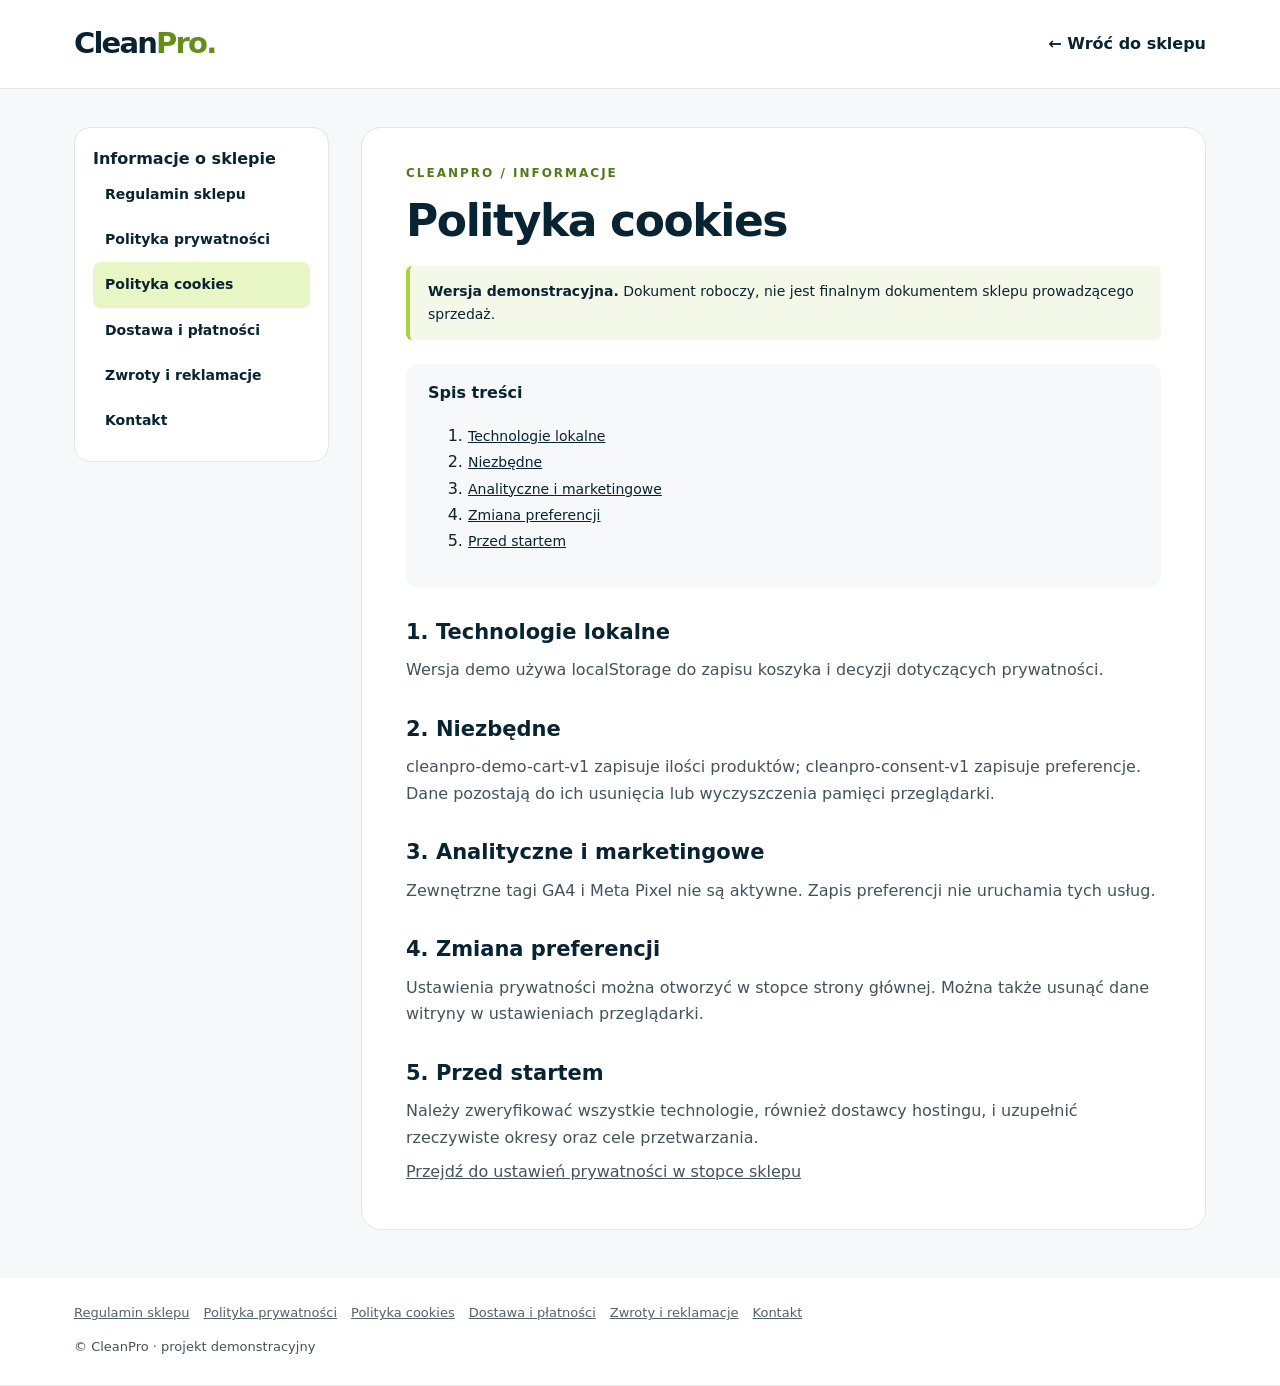
<file: cookies.html>
<!doctype html><html lang="pl"><head><meta charset="utf-8"><meta name="viewport" content="width=device-width,initial-scale=1"><meta name="robots" content="noindex,nofollow"><title>Polityka cookies | CleanPro</title><link rel="stylesheet" href="/cleanpro-legal-v1.css"></head><body><header><div class="bar"><a class="logo" href="/">Clean<span>Pro.</span></a><a class="back" href="/">← Wróć do sklepu</a></div></header><div class="layout"><aside><strong>Informacje o sklepie</strong><nav aria-label="Podstrony informacyjne"><a href="/regulamin.html">Regulamin sklepu</a><a href="/polityka-prywatnosci.html">Polityka prywatności</a><a href="/cookies.html" aria-current="page">Polityka cookies</a><a href="/dostawa-i-platnosci.html">Dostawa i płatności</a><a href="/zwroty-i-reklamacje.html">Zwroty i reklamacje</a><a href="/kontakt.html">Kontakt</a></nav></aside><main><div class="eyebrow">CLEANPRO / INFORMACJE</div><h1>Polityka cookies</h1><div class="notice"><strong>Wersja demonstracyjna.</strong> Dokument roboczy, nie jest finalnym dokumentem sklepu prowadzącego sprzedaż.</div><div class="toc"><strong>Spis treści</strong><ol><li><a href="#s1">Technologie lokalne</a></li><li><a href="#s2">Niezbędne</a></li><li><a href="#s3">Analityczne i marketingowe</a></li><li><a href="#s4">Zmiana preferencji</a></li><li><a href="#s5">Przed startem</a></li></ol></div><section id="s1"><h2>1. Technologie lokalne</h2><p>Wersja demo używa localStorage do zapisu koszyka i decyzji dotyczących prywatności.</p></section><section id="s2"><h2>2. Niezbędne</h2><p>cleanpro-demo-cart-v1 zapisuje ilości produktów; cleanpro-consent-v1 zapisuje preferencje. Dane pozostają do ich usunięcia lub wyczyszczenia pamięci przeglądarki.</p></section><section id="s3"><h2>3. Analityczne i marketingowe</h2><p>Zewnętrzne tagi GA4 i Meta Pixel nie są aktywne. Zapis preferencji nie uruchamia tych usług.</p></section><section id="s4"><h2>4. Zmiana preferencji</h2><p>Ustawienia prywatności można otworzyć w stopce strony głównej. Można także usunąć dane witryny w ustawieniach przeglądarki.</p></section><section id="s5"><h2>5. Przed startem</h2><p>Należy zweryfikować wszystkie technologie, również dostawcy hostingu, i uzupełnić rzeczywiste okresy oraz cele przetwarzania.</p></section><p><a href="/#cp-consent-open">Przejdź do ustawień prywatności w stopce sklepu</a></p></main></div><footer><div class="foot"><a href="/regulamin.html">Regulamin sklepu</a><a href="/polityka-prywatnosci.html">Polityka prywatności</a><a href="/cookies.html" aria-current="page">Polityka cookies</a><a href="/dostawa-i-platnosci.html">Dostawa i płatności</a><a href="/zwroty-i-reklamacje.html">Zwroty i reklamacje</a><a href="/kontakt.html">Kontakt</a><p>© CleanPro · projekt demonstracyjny</p></div></footer></body></html>
</file>
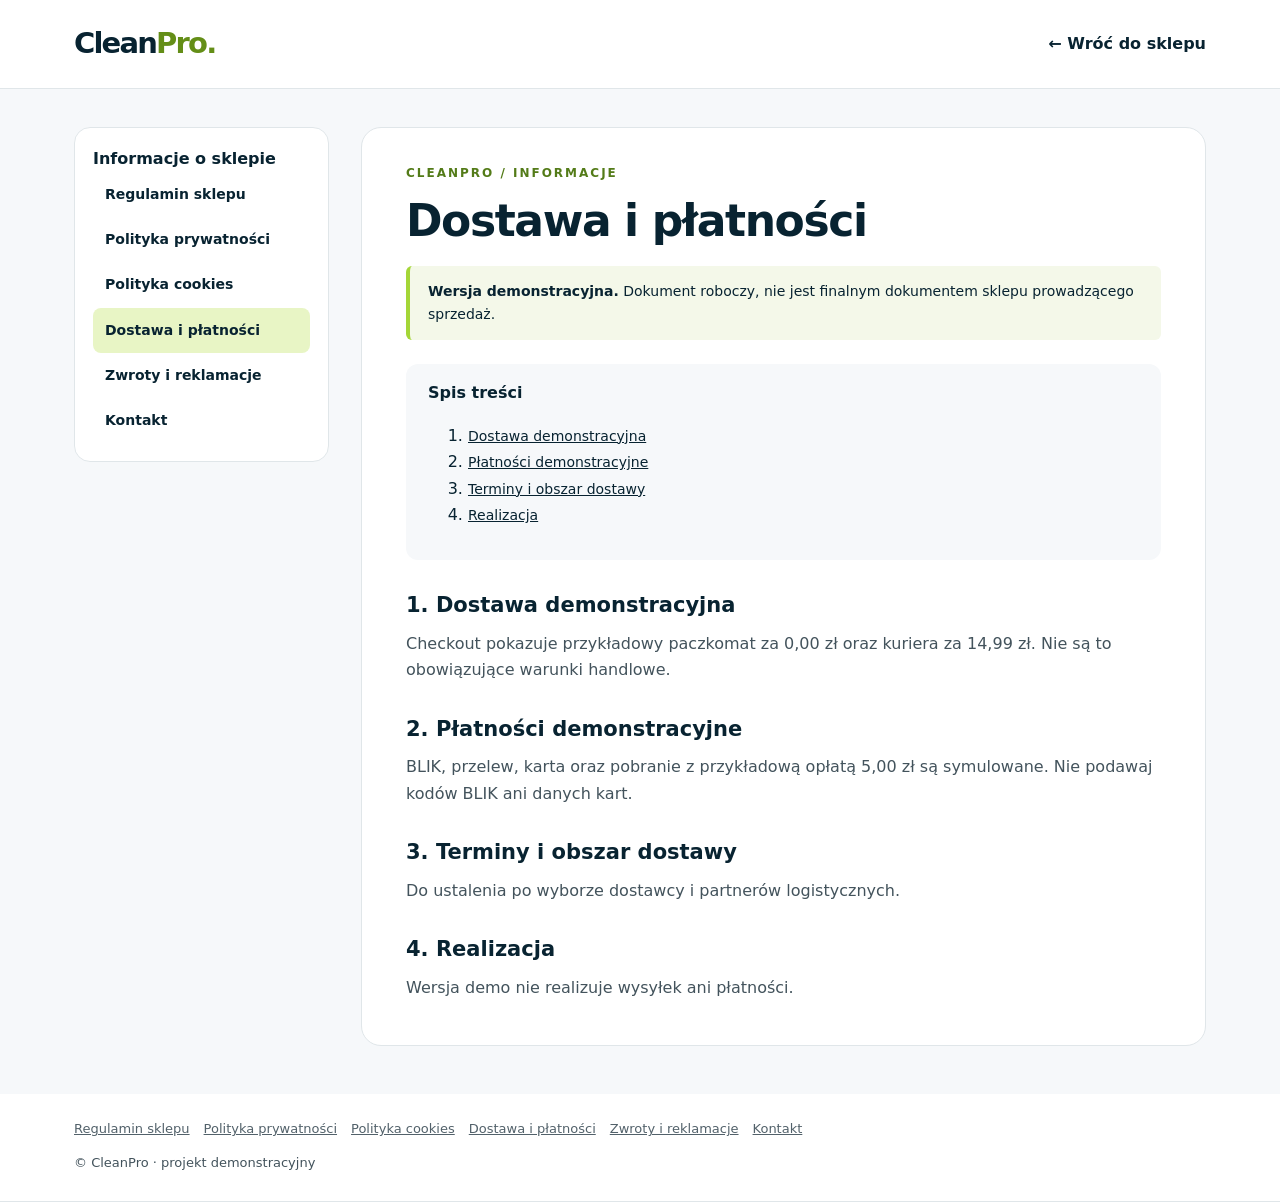
<file: dostawa-i-platnosci.html>
<!doctype html><html lang="pl"><head><meta charset="utf-8"><meta name="viewport" content="width=device-width,initial-scale=1"><meta name="robots" content="noindex,nofollow"><title>Dostawa i płatności | CleanPro</title><link rel="stylesheet" href="/cleanpro-legal-v1.css"></head><body><header><div class="bar"><a class="logo" href="/">Clean<span>Pro.</span></a><a class="back" href="/">← Wróć do sklepu</a></div></header><div class="layout"><aside><strong>Informacje o sklepie</strong><nav aria-label="Podstrony informacyjne"><a href="/regulamin.html">Regulamin sklepu</a><a href="/polityka-prywatnosci.html">Polityka prywatności</a><a href="/cookies.html">Polityka cookies</a><a href="/dostawa-i-platnosci.html" aria-current="page">Dostawa i płatności</a><a href="/zwroty-i-reklamacje.html">Zwroty i reklamacje</a><a href="/kontakt.html">Kontakt</a></nav></aside><main><div class="eyebrow">CLEANPRO / INFORMACJE</div><h1>Dostawa i płatności</h1><div class="notice"><strong>Wersja demonstracyjna.</strong> Dokument roboczy, nie jest finalnym dokumentem sklepu prowadzącego sprzedaż.</div><div class="toc"><strong>Spis treści</strong><ol><li><a href="#s1">Dostawa demonstracyjna</a></li><li><a href="#s2">Płatności demonstracyjne</a></li><li><a href="#s3">Terminy i obszar dostawy</a></li><li><a href="#s4">Realizacja</a></li></ol></div><section id="s1"><h2>1. Dostawa demonstracyjna</h2><p>Checkout pokazuje przykładowy paczkomat za 0,00 zł oraz kuriera za 14,99 zł. Nie są to obowiązujące warunki handlowe.</p></section><section id="s2"><h2>2. Płatności demonstracyjne</h2><p>BLIK, przelew, karta oraz pobranie z przykładową opłatą 5,00 zł są symulowane. Nie podawaj kodów BLIK ani danych kart.</p></section><section id="s3"><h2>3. Terminy i obszar dostawy</h2><p>Do ustalenia po wyborze dostawcy i partnerów logistycznych.</p></section><section id="s4"><h2>4. Realizacja</h2><p>Wersja demo nie realizuje wysyłek ani płatności.</p></section></main></div><footer><div class="foot"><a href="/regulamin.html">Regulamin sklepu</a><a href="/polityka-prywatnosci.html">Polityka prywatności</a><a href="/cookies.html">Polityka cookies</a><a href="/dostawa-i-platnosci.html" aria-current="page">Dostawa i płatności</a><a href="/zwroty-i-reklamacje.html">Zwroty i reklamacje</a><a href="/kontakt.html">Kontakt</a><p>© CleanPro · projekt demonstracyjny</p></div></footer></body></html>
</file>
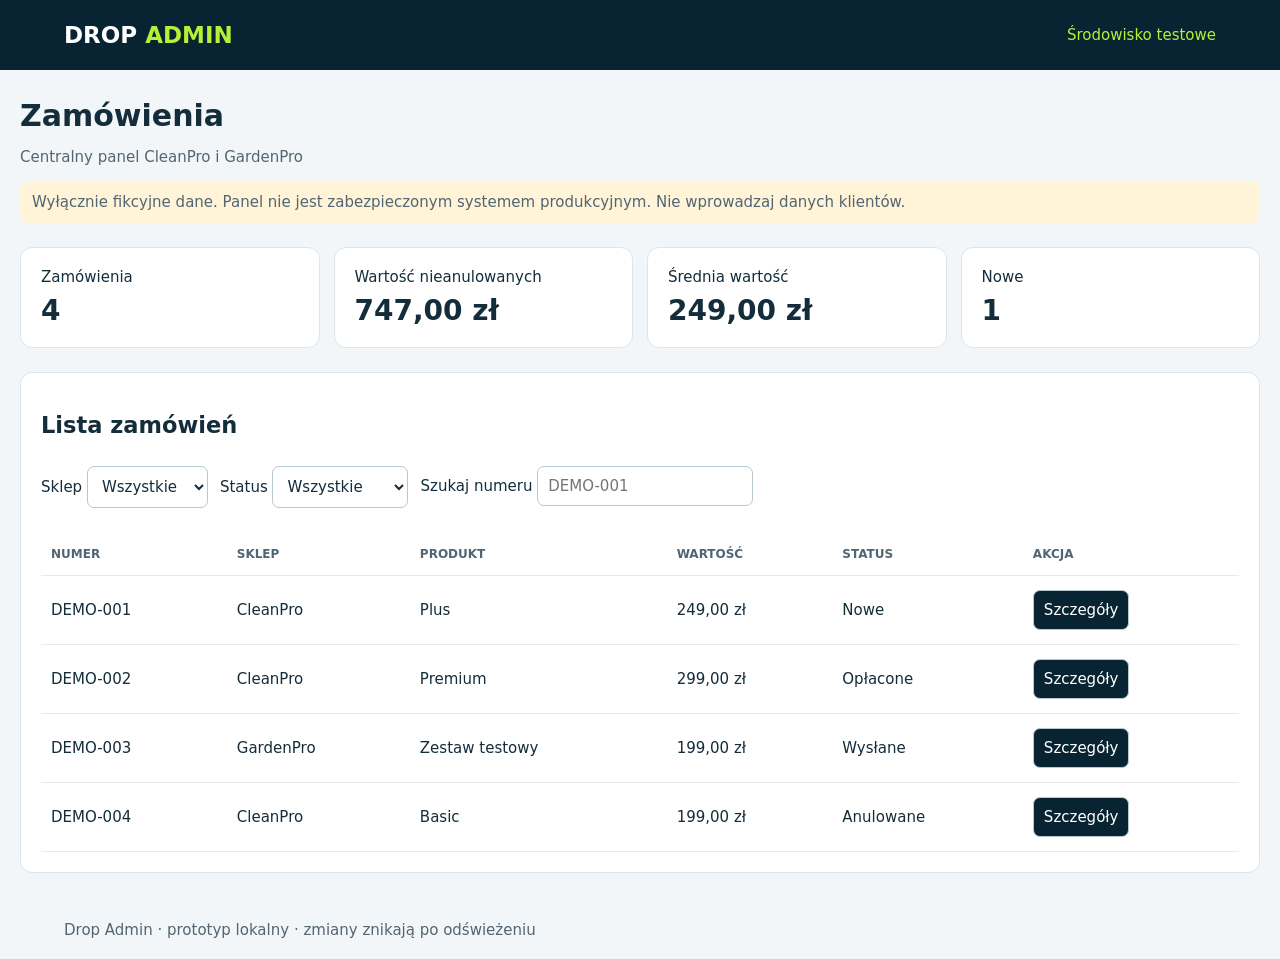
<file: drop-admin-demo.html>
<!doctype html>
<html lang="pl"><head><meta charset="utf-8"><meta name="viewport" content="width=device-width,initial-scale=1"><meta name="robots" content="noindex,nofollow"><title>Drop Admin – demo</title><style>
*{box-sizing:border-box}body{margin:0;background:#f3f6f8;color:#142d3b;font:15px system-ui,sans-serif}header{background:#082331;color:white;padding:22px 5%;display:flex;justify-content:space-between;align-items:center}header b{font-size:23px}header span{color:#b9ef37}main{max-width:1300px;margin:auto;padding:28px 20px}h1{margin:0 0 8px}p{color:#526573}.notice{background:#fff4d8;padding:12px;border-radius:8px}.metrics{display:grid;grid-template-columns:repeat(auto-fit,minmax(170px,1fr));gap:14px;margin:24px 0}.metric,section{background:white;border:1px solid #dce5e9;border-radius:12px;padding:20px}.metric strong{display:block;font-size:28px;margin-top:8px}.filters{display:flex;flex-wrap:wrap;gap:12px;margin:15px 0}input,select,button{font:inherit;padding:10px;border:1px solid #b7c8d0;border-radius:7px;background:white;color:inherit}button{cursor:pointer;background:#082331;color:white}button:focus-visible,input:focus-visible,select:focus-visible{outline:3px solid #6b9b00}table{border-collapse:collapse;width:100%;text-align:left;white-space:nowrap}th,td{padding:14px 10px;border-bottom:1px solid #e3eaed}th{font-size:12px;text-transform:uppercase;color:#526573}.scroll{overflow:auto}dialog{border:0;border-radius:12px;padding:24px;max-width:90vw;width:480px}dialog::backdrop{background:#08233199}label{display:block;margin:10px 0}footer{padding:20px 5%;color:#526573}</style></head>
<body><header><b>DROP<span> ADMIN</span></b><span>Środowisko testowe</span></header><main><h1>Zamówienia</h1><p>Centralny panel CleanPro i GardenPro</p><p class="notice">Wyłącznie fikcyjne dane. Panel nie jest zabezpieczonym systemem produkcyjnym. Nie wprowadzaj danych klientów.</p><div class="metrics" id="metrics"></div><section><h2>Lista zamówień</h2><div class="filters"><label>Sklep <select id="store"><option value="">Wszystkie</option><option>CleanPro</option><option>GardenPro</option></select></label><label>Status <select id="status"><option value="">Wszystkie</option></select></label><label>Szukaj numeru <input id="search" placeholder="DEMO-001"></label></div><div class="scroll"><table><thead><tr><th>Numer</th><th>Sklep</th><th>Produkt</th><th>Wartość</th><th>Status</th><th>Akcja</th></tr></thead><tbody id="rows"></tbody></table></div><p id="empty" hidden>Brak zamówień spełniających kryteria.</p></section></main><dialog id="detail"><h2 id="detailTitle"></h2><p id="detailInfo"></p><label>Status realizacji <select id="editStatus"></select></label><button id="save">Zapisz testowo</button> <button id="close">Zamknij</button></dialog><footer>Drop Admin · prototyp lokalny · zmiany znikają po odświeżeniu</footer><script>
'use strict';
const statuses=['Nowe','Opłacone','W realizacji','Wysłane','Dostarczone','Anulowane'];
const orders=[{id:'DEMO-001',store:'CleanPro',product:'Plus',value:24900,status:'Nowe'},{id:'DEMO-002',store:'CleanPro',product:'Premium',value:29900,status:'Opłacone'},{id:'DEMO-003',store:'GardenPro',product:'Zestaw testowy',value:19900,status:'Wysłane'},{id:'DEMO-004',store:'CleanPro',product:'Basic',value:19900,status:'Anulowane'}];
const $=id=>document.getElementById(id),money=n=>(n/100).toLocaleString('pl-PL',{style:'currency',currency:'PLN'});let selected=null;
for(const s of statuses){for(const id of ['status','editStatus']){const o=document.createElement('option');o.textContent=s;$(id).append(o)}}
function render(){const filtered=orders.filter(o=>(!$('store').value||o.store===$('store').value)&&(!$('status').value||o.status===$('status').value)&&o.id.toLowerCase().includes($('search').value.trim().toLowerCase()));const active=filtered.filter(o=>o.status!=='Anulowane'),sum=active.reduce((a,o)=>a+o.value,0);$('metrics').replaceChildren();for(const [label,value] of [['Zamówienia',filtered.length],['Wartość nieanulowanych',money(sum)],['Średnia wartość',money(active.length?sum/active.length:0)],['Nowe',filtered.filter(o=>o.status==='Nowe').length]]){const el=document.createElement('div');el.className='metric';el.textContent=label;const b=document.createElement('strong');b.textContent=value;el.append(b);$('metrics').append(el)}$('rows').replaceChildren();for(const o of filtered){const tr=document.createElement('tr');for(const v of [o.id,o.store,o.product,money(o.value),o.status]){const td=document.createElement('td');td.textContent=v;tr.append(td)}const td=document.createElement('td'),b=document.createElement('button');b.textContent='Szczegóły';b.onclick=()=>{selected=o;$('detailTitle').textContent=o.id;$('detailInfo').textContent=o.store+' · '+o.product+' · '+money(o.value);$('editStatus').value=o.status;$('detail').showModal()};td.append(b);tr.append(td);$('rows').append(tr)}$('empty').hidden=!!filtered.length}
for(const id of ['store','status','search'])$(id).addEventListener('input',render);$('save').onclick=()=>{if(selected&&statuses.includes($('editStatus').value))selected.status=$('editStatus').value;$('detail').close();render()};$('close').onclick=()=>$('detail').close();render();
</script></body></html>
</file>
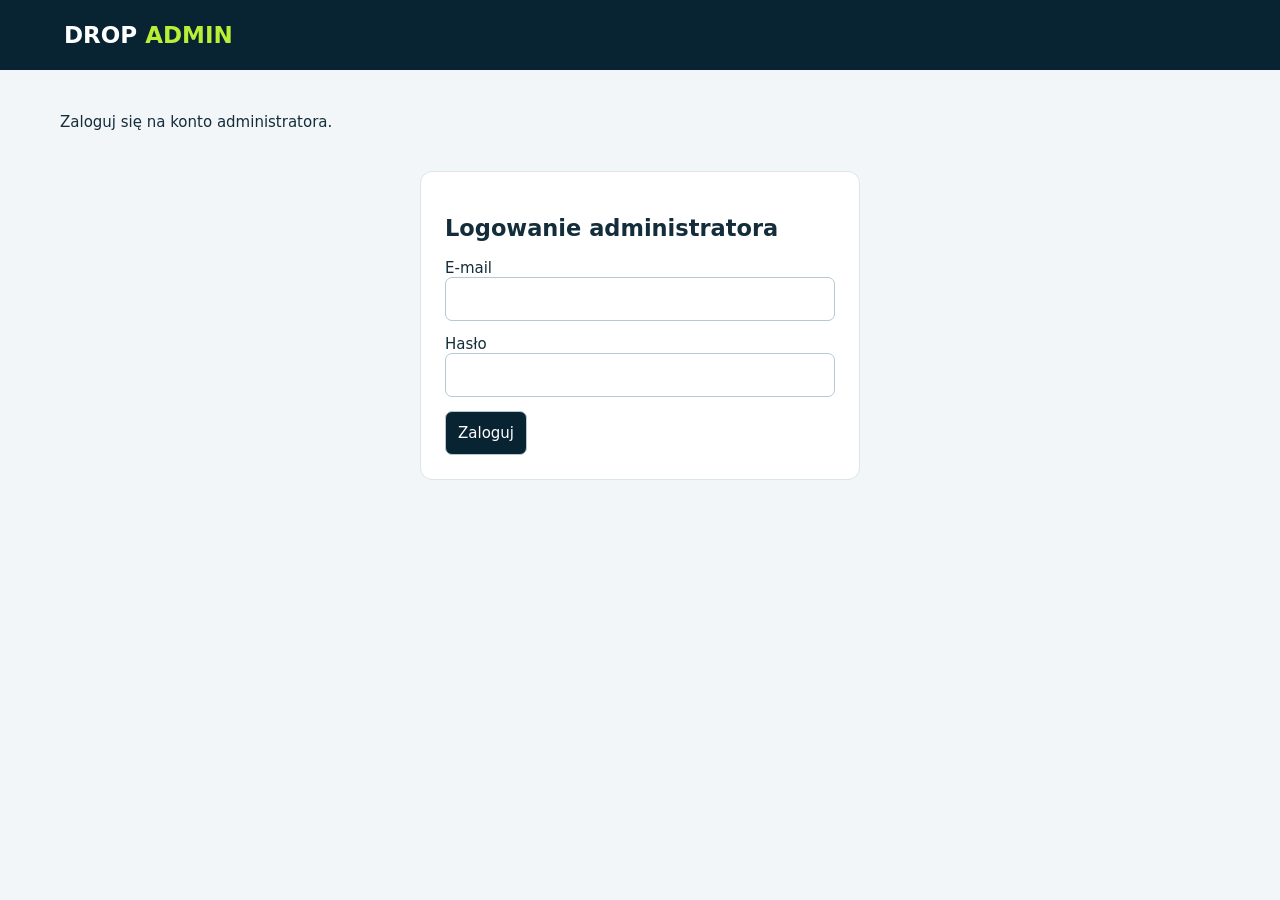
<file: drop-admin.html>
<!doctype html><html lang="pl"><head><meta charset="utf-8"><meta name="viewport" content="width=device-width,initial-scale=1"><meta name="robots" content="noindex,nofollow"><meta name="referrer" content="no-referrer"><title>Drop Admin</title><style>
*{box-sizing:border-box}body{margin:0;background:#f3f6f8;color:#142d3b;font:15px system-ui}header{background:#082331;color:white;padding:22px 5%;font-size:23px;font-weight:bold}header span{color:#b9ef37}main{max-width:1200px;margin:auto;padding:28px 20px}section{background:white;border:1px solid #dce5e9;border-radius:12px;padding:24px;margin-bottom:16px}#login{max-width:440px;margin:40px auto}label{display:block;margin:14px 0}input,button{font:inherit;padding:12px;border:1px solid #b7c8d0;border-radius:7px}input{width:100%}button{background:#082331;color:white;cursor:pointer}button:disabled{opacity:.5;cursor:default}table{width:100%;border-collapse:collapse;text-align:left;white-space:nowrap}td,th{padding:12px;border-bottom:1px solid #e3eaed}.scroll{overflow:auto}[hidden]{display:none!important}#message{white-space:pre-wrap}button:focus-visible,input:focus-visible{outline:3px solid #6b9b00}.kpis{display:grid;grid-template-columns:repeat(auto-fit,minmax(170px,1fr));gap:12px;margin:20px 0}.kpi{padding:18px;background:#f3f6f8;border:1px solid #dce5e9;border-radius:10px}.kpi strong{display:block;font-size:26px;margin-top:8px}.filters{display:flex;flex-wrap:wrap;gap:12px;align-items:end}.filters label{flex:1;min-width:160px;margin:0}select{width:100%;padding:12px;border:1px solid #b7c8d0;border-radius:7px;background:white;font:inherit}dialog{border:1px solid #dce5e9;border-radius:12px;max-width:90vw;overflow-wrap:anywhere;padding:24px}dialog::backdrop{background:#08233188}</style></head><body><header>DROP<span> ADMIN</span></header><main><p id="message" role="status" aria-live="polite">Sprawdzanie konfiguracji…</p><section id="login" hidden><h1>Logowanie administratora</h1><form id="form"><label>E-mail<input id="email" type="email" autocomplete="username" required></label><label>Hasło<input id="password" type="password" autocomplete="current-password" required></label><button id="submit">Zaloguj</button></form></section><section id="panel" hidden><h1>Centrum sprzedaży</h1><p>Środowisko testowe · ostatnie 100 zamówień · KPI uwzględniają filtry</p><div class="kpis"><div class="kpi">Zamówienia<strong id="kpiCount">0</strong></div><div class="kpi">Wartość bez anulowanych<strong id="kpiValue">0 zł</strong></div><div class="kpi">Opłacone bez anulowanych<strong id="kpiPaid">0 zł</strong></div><div class="kpi">Nowe<strong id="kpiNew">0</strong></div></div><div class="filters"><label>Sklep<select id="storeFilter"><option value="">Wszystkie</option><option value="cleanpro">CleanPro</option><option value="gardenpro">GardenPro</option></select></label><label>Realizacja<select id="statusFilter"><option value="">Wszystkie</option><option value="new">Nowe</option><option value="processing">W realizacji</option><option value="shipped">Wysłane</option><option value="delivered">Dostarczone</option><option value="cancelled">Anulowane</option></select></label><label>Numer zamówienia<input id="searchOrder" type="search" placeholder="Wyszukaj numer"></label></div><h2>Zamówienia</h2><button id="refresh">Odśwież</button> <button id="logout">Wyloguj</button><p id="summary"></p><div class="scroll"><table><thead><tr><th>Numer</th><th>Sklep</th><th>Data</th><th>Wartość</th><th>Płatność</th><th>Realizacja</th><th>Akcje</th></tr></thead><tbody id="rows"></tbody></table></div></section><dialog id="details"><h2 id="detailTitle"></h2><p id="detailSummary"></p>
<div id="detailItems"></div>
<div id="recipientDetails" hidden>
<h3>Dane odbiorcy</h3>
<dl id="recipientFields"></dl>
<div id="supplierDraft" hidden>
<label>Zlecenie dla dostawcy
<textarea id="supplierOrderText" readonly rows="10" style="width:100%;min-width:min(22rem,70vw);font:inherit"></textarea></label>
<button id="copySupplierOrder" type="button">Skopiuj zlecenie</button>
<p id="supplierCopyMessage" role="status"></p>
</div>
</div>
<div id="shippingDetails" hidden>
<h3>Wysyłka testowa</h3>
<p id="shippingSummary"></p>
<form id="shippingForm" hidden>
<label>Kto wysyła paczkę<select id="shippingSource" required>
<option value="">Wybierz sposób realizacji</option>
<option value="supplier">Dostawca w moim imieniu</option>
<option value="self">Wysyłam samodzielnie</option>
</select></label>
<label id="supplierReferenceLabel" hidden>Numer zlecenia u dostawcy<input id="supplierReference" maxlength="80"></label>
<label>Przewoźnik<input id="shippingCarrier" maxlength="60"></label>
<label>Numer śledzenia<input id="trackingNumber" maxlength="80"></label>
<button id="saveShipping" type="submit">Zapisz wysyłkę</button>
</form>
<h4>Historia danych wysyłki</h4>
<ol id="shippingHistory"></ol>
</div>
<form id="fulfillmentForm" hidden>
<label>Nowy status realizacji<select id="nextStatus" required></select></label>
<button id="saveStatus" type="submit">Zapisz status</button>
</form>
<p id="detailMessage" role="status" aria-live="polite"></p>
<h3>Historia zmian statusu</h3>
<ol id="detailHistory"></ol>
<button id="closeDetails">Zamknij</button></dialog></main><script src="drop-admin-config.js"></script><script src="drop-admin.js"></script></body></html>
</file>
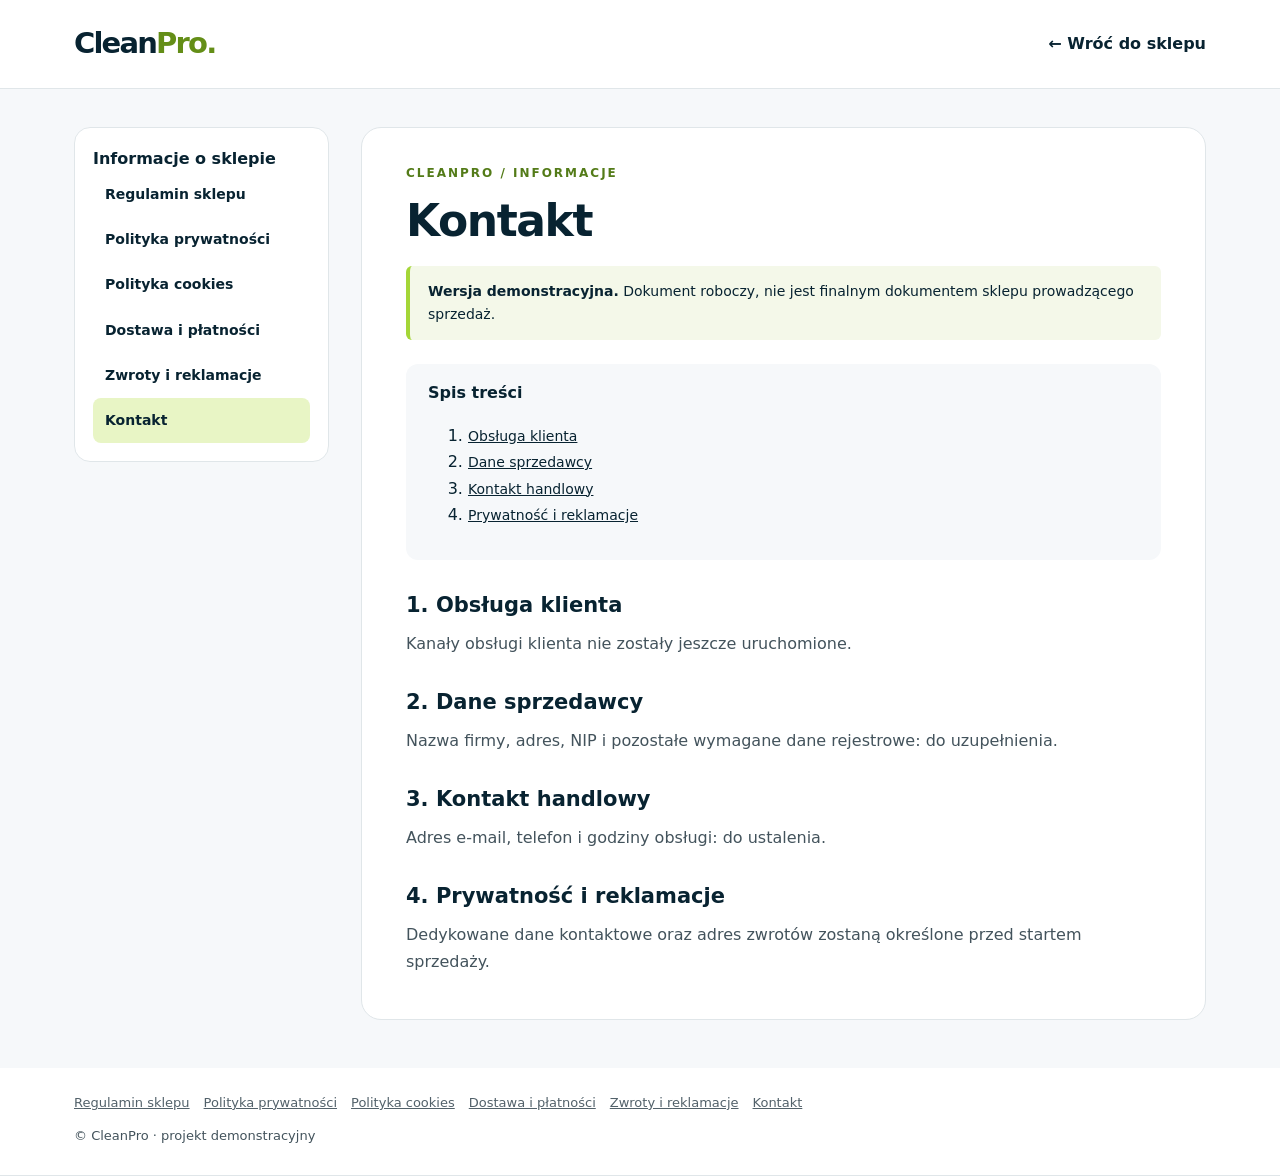
<file: kontakt.html>
<!doctype html><html lang="pl"><head><meta charset="utf-8"><meta name="viewport" content="width=device-width,initial-scale=1"><meta name="robots" content="noindex,nofollow"><title>Kontakt | CleanPro</title><link rel="stylesheet" href="/cleanpro-legal-v1.css"></head><body><header><div class="bar"><a class="logo" href="/">Clean<span>Pro.</span></a><a class="back" href="/">← Wróć do sklepu</a></div></header><div class="layout"><aside><strong>Informacje o sklepie</strong><nav aria-label="Podstrony informacyjne"><a href="/regulamin.html">Regulamin sklepu</a><a href="/polityka-prywatnosci.html">Polityka prywatności</a><a href="/cookies.html">Polityka cookies</a><a href="/dostawa-i-platnosci.html">Dostawa i płatności</a><a href="/zwroty-i-reklamacje.html">Zwroty i reklamacje</a><a href="/kontakt.html" aria-current="page">Kontakt</a></nav></aside><main><div class="eyebrow">CLEANPRO / INFORMACJE</div><h1>Kontakt</h1><div class="notice"><strong>Wersja demonstracyjna.</strong> Dokument roboczy, nie jest finalnym dokumentem sklepu prowadzącego sprzedaż.</div><div class="toc"><strong>Spis treści</strong><ol><li><a href="#s1">Obsługa klienta</a></li><li><a href="#s2">Dane sprzedawcy</a></li><li><a href="#s3">Kontakt handlowy</a></li><li><a href="#s4">Prywatność i reklamacje</a></li></ol></div><section id="s1"><h2>1. Obsługa klienta</h2><p>Kanały obsługi klienta nie zostały jeszcze uruchomione.</p></section><section id="s2"><h2>2. Dane sprzedawcy</h2><p>Nazwa firmy, adres, NIP i pozostałe wymagane dane rejestrowe: do uzupełnienia.</p></section><section id="s3"><h2>3. Kontakt handlowy</h2><p>Adres e-mail, telefon i godziny obsługi: do ustalenia.</p></section><section id="s4"><h2>4. Prywatność i reklamacje</h2><p>Dedykowane dane kontaktowe oraz adres zwrotów zostaną określone przed startem sprzedaży.</p></section></main></div><footer><div class="foot"><a href="/regulamin.html">Regulamin sklepu</a><a href="/polityka-prywatnosci.html">Polityka prywatności</a><a href="/cookies.html">Polityka cookies</a><a href="/dostawa-i-platnosci.html">Dostawa i płatności</a><a href="/zwroty-i-reklamacje.html">Zwroty i reklamacje</a><a href="/kontakt.html" aria-current="page">Kontakt</a><p>© CleanPro · projekt demonstracyjny</p></div></footer></body></html>
</file>
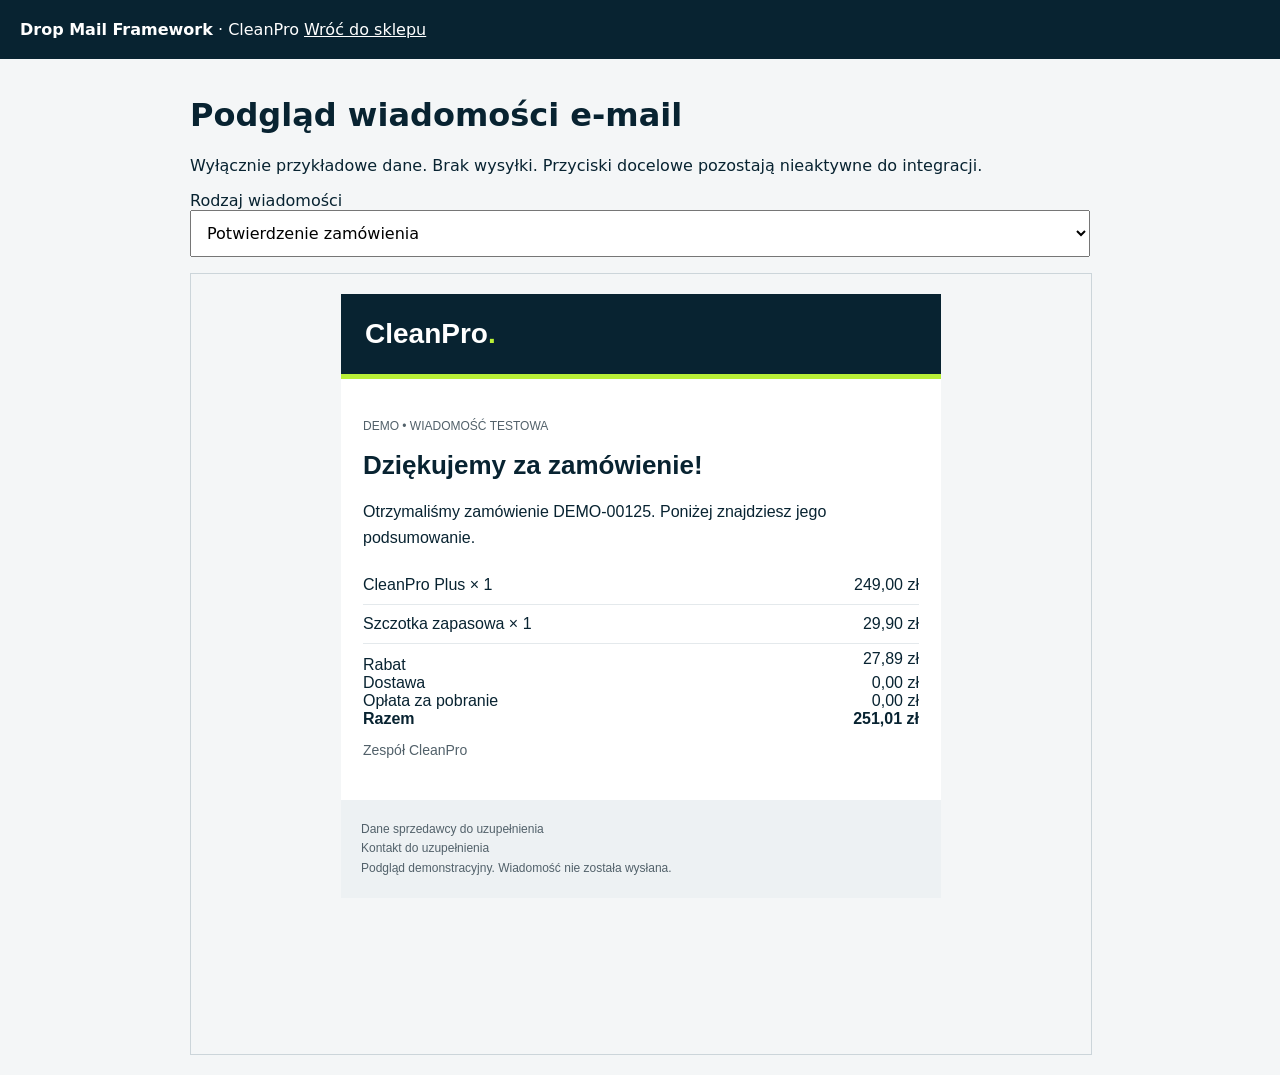
<file: mail-preview.html>
<!doctype html><html lang="pl"><meta charset="utf-8"><meta name="viewport" content="width=device-width,initial-scale=1"><title>Drop Mail Framework – demo</title><style>body{font:16px system-ui;background:#f4f6f7;color:#082331;margin:0}header{padding:20px;background:#082331;color:white}main{max-width:900px;margin:auto;padding:16px}select{width:100%;padding:12px;font:inherit}iframe{width:100%;height:780px;border:1px solid #ccd5da;background:white;margin-top:16px}a{color:inherit}</style><header><strong>Drop Mail Framework</strong> · CleanPro <a href="/">Wróć do sklepu</a></header><main><h1>Podgląd wiadomości e-mail</h1><p>Wyłącznie przykładowe dane. Brak wysyłki. Przyciski docelowe pozostają nieaktywne do integracji.</p><label for="template">Rodzaj wiadomości</label><select id="template"><option value="0">Potwierdzenie zamówienia</option><option value="1">Potwierdzenie płatności</option><option value="2">Zamówienie w realizacji</option><option value="3">Zamówienie wysłane</option><option value="4">Potwierdzenie dostarczenia</option><option value="5">Prośba o opinię</option><option value="6">Przypomnienie o koszyku</option></select><iframe title="Podgląd wiadomości" sandbox id="preview"></iframe></main><script type="module">import{templates,renderEmail}from './drop-mail-v1.js';const vars={"demo":true,"store_name":"CleanPro","order_number":"DEMO-00125","total":"251,01 zł","discount":"27,89 zł","shipping":"0,00 zł","cod_fee":"0,00 zł","carrier":"Przewoźnik testowy","tracking_number":"DEMO123","items":[{"name":"CleanPro Plus","quantity":1,"total":"249,00 zł"},{"name":"Szczotka zapasowa","quantity":1,"total":"29,90 zł"}]};const select=document.getElementById('template');function show(){document.getElementById('preview').srcdoc=renderEmail(templates[Number(select.value)],vars)}select.addEventListener('change',show);show();</script></html>
</file>
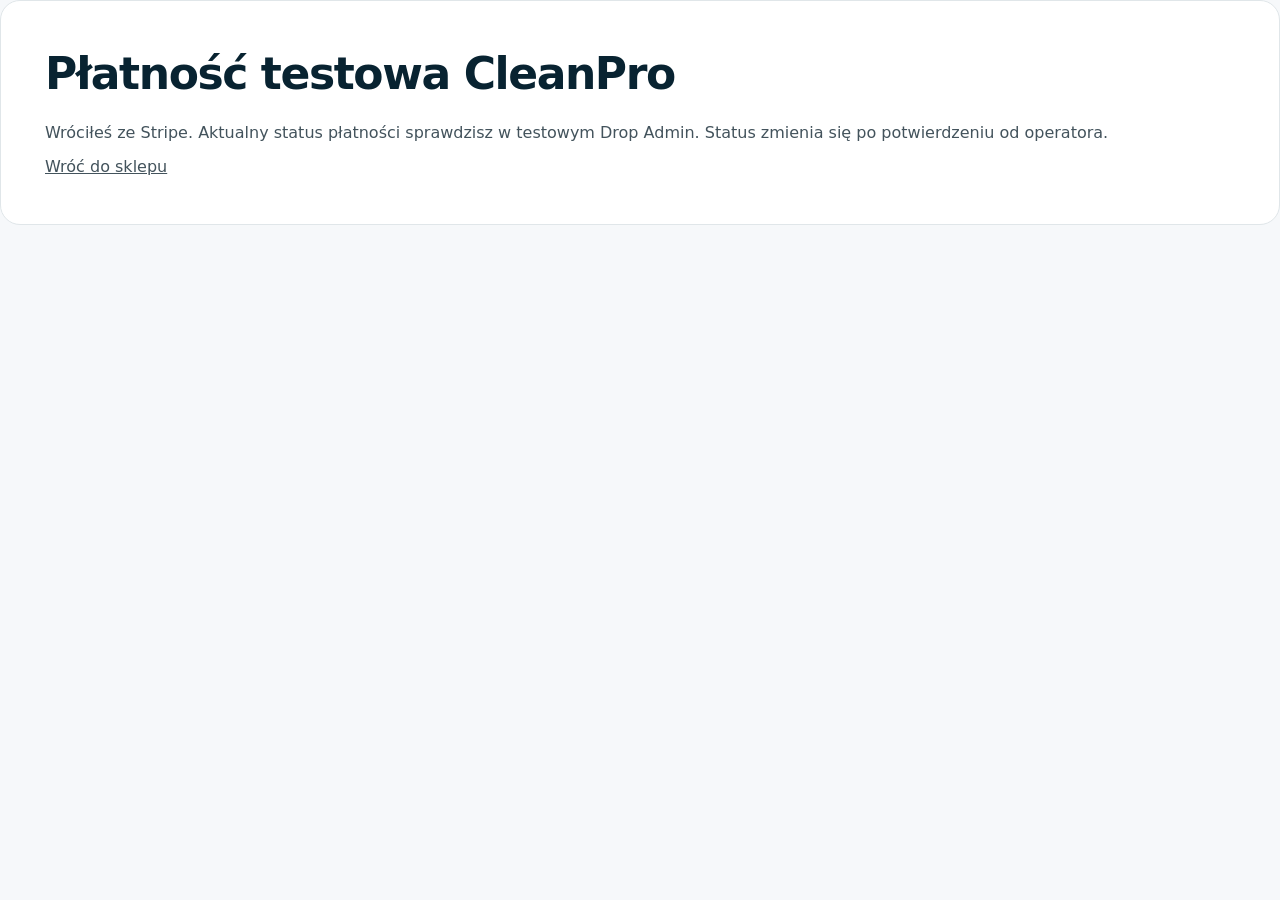
<file: platnosc-testowa.html>
<!doctype html>
<html lang="pl">
<head>
<meta charset="utf-8">
<meta name="viewport" content="width=device-width, initial-scale=1">
<meta name="robots" content="noindex,nofollow">
<title>Płatność testowa | CleanPro</title>
<link rel="stylesheet" href="/cleanpro-legal-v1.css">
</head>
<body>
<main>
<h1>Płatność testowa CleanPro</h1>
<p>Wróciłeś ze Stripe. Aktualny status płatności sprawdzisz w testowym Drop Admin. Status zmienia się po potwierdzeniu od operatora.</p>
<p><a href="/">Wróć do sklepu</a></p>
</main>
</body>
</html>
</file>
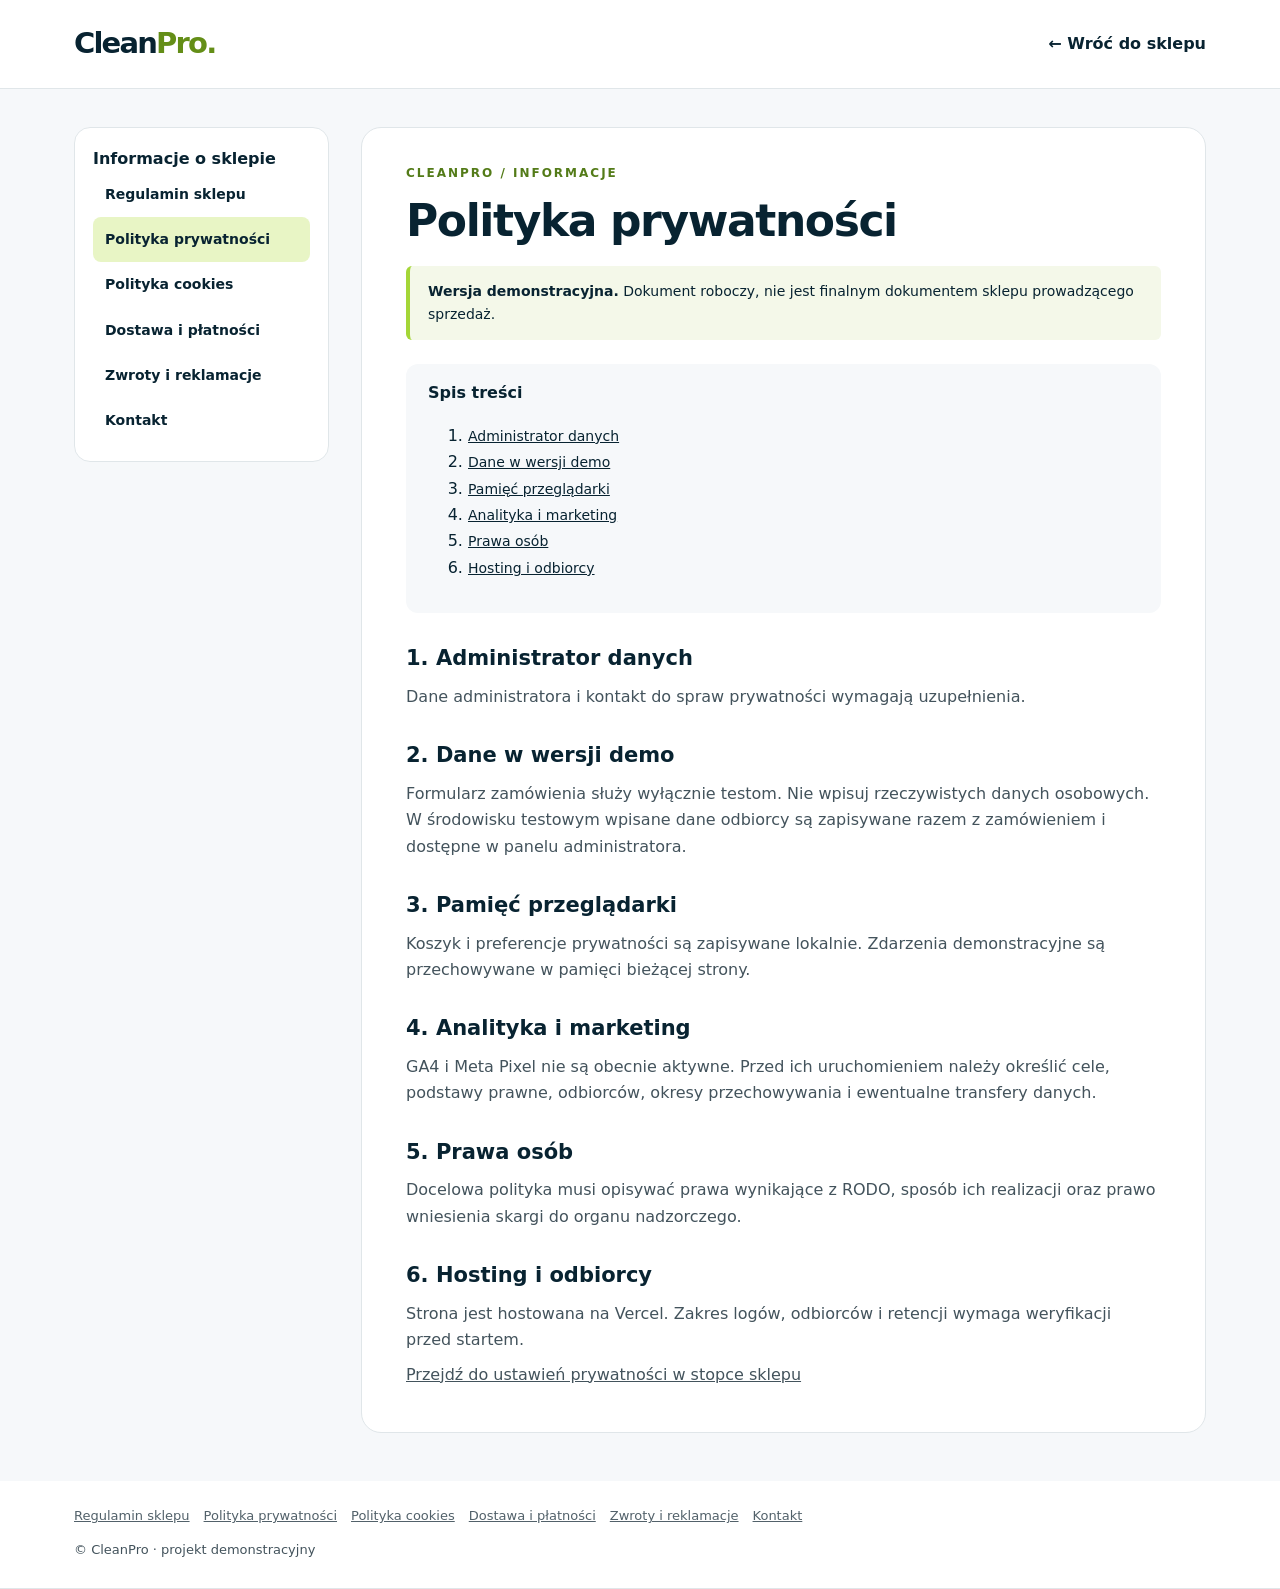
<file: polityka-prywatnosci.html>
<!doctype html><html lang="pl"><head><meta charset="utf-8"><meta name="viewport" content="width=device-width,initial-scale=1"><meta name="robots" content="noindex,nofollow"><title>Polityka prywatności | CleanPro</title><link rel="stylesheet" href="/cleanpro-legal-v1.css"></head><body><header><div class="bar"><a class="logo" href="/">Clean<span>Pro.</span></a><a class="back" href="/">← Wróć do sklepu</a></div></header><div class="layout"><aside><strong>Informacje o sklepie</strong><nav aria-label="Podstrony informacyjne"><a href="/regulamin.html">Regulamin sklepu</a><a href="/polityka-prywatnosci.html" aria-current="page">Polityka prywatności</a><a href="/cookies.html">Polityka cookies</a><a href="/dostawa-i-platnosci.html">Dostawa i płatności</a><a href="/zwroty-i-reklamacje.html">Zwroty i reklamacje</a><a href="/kontakt.html">Kontakt</a></nav></aside><main><div class="eyebrow">CLEANPRO / INFORMACJE</div><h1>Polityka prywatności</h1><div class="notice"><strong>Wersja demonstracyjna.</strong> Dokument roboczy, nie jest finalnym dokumentem sklepu prowadzącego sprzedaż.</div><div class="toc"><strong>Spis treści</strong><ol><li><a href="#s1">Administrator danych</a></li><li><a href="#s2">Dane w wersji demo</a></li><li><a href="#s3">Pamięć przeglądarki</a></li><li><a href="#s4">Analityka i marketing</a></li><li><a href="#s5">Prawa osób</a></li><li><a href="#s6">Hosting i odbiorcy</a></li></ol></div><section id="s1"><h2>1. Administrator danych</h2><p>Dane administratora i kontakt do spraw prywatności wymagają uzupełnienia.</p></section><section id="s2"><h2>2. Dane w wersji demo</h2><p>Formularz zamówienia służy wyłącznie testom. Nie wpisuj rzeczywistych danych osobowych. W środowisku testowym wpisane dane odbiorcy są zapisywane razem z zamówieniem i dostępne w panelu administratora.</p></section><section id="s3"><h2>3. Pamięć przeglądarki</h2><p>Koszyk i preferencje prywatności są zapisywane lokalnie. Zdarzenia demonstracyjne są przechowywane w pamięci bieżącej strony.</p></section><section id="s4"><h2>4. Analityka i marketing</h2><p>GA4 i Meta Pixel nie są obecnie aktywne. Przed ich uruchomieniem należy określić cele, podstawy prawne, odbiorców, okresy przechowywania i ewentualne transfery danych.</p></section><section id="s5"><h2>5. Prawa osób</h2><p>Docelowa polityka musi opisywać prawa wynikające z RODO, sposób ich realizacji oraz prawo wniesienia skargi do organu nadzorczego.</p></section><section id="s6"><h2>6. Hosting i odbiorcy</h2><p>Strona jest hostowana na Vercel. Zakres logów, odbiorców i retencji wymaga weryfikacji przed startem.</p></section><p><a href="/#cp-consent-open">Przejdź do ustawień prywatności w stopce sklepu</a></p></main></div><footer><div class="foot"><a href="/regulamin.html">Regulamin sklepu</a><a href="/polityka-prywatnosci.html" aria-current="page">Polityka prywatności</a><a href="/cookies.html">Polityka cookies</a><a href="/dostawa-i-platnosci.html">Dostawa i płatności</a><a href="/zwroty-i-reklamacje.html">Zwroty i reklamacje</a><a href="/kontakt.html">Kontakt</a><p>© CleanPro · projekt demonstracyjny</p></div></footer></body></html>
</file>
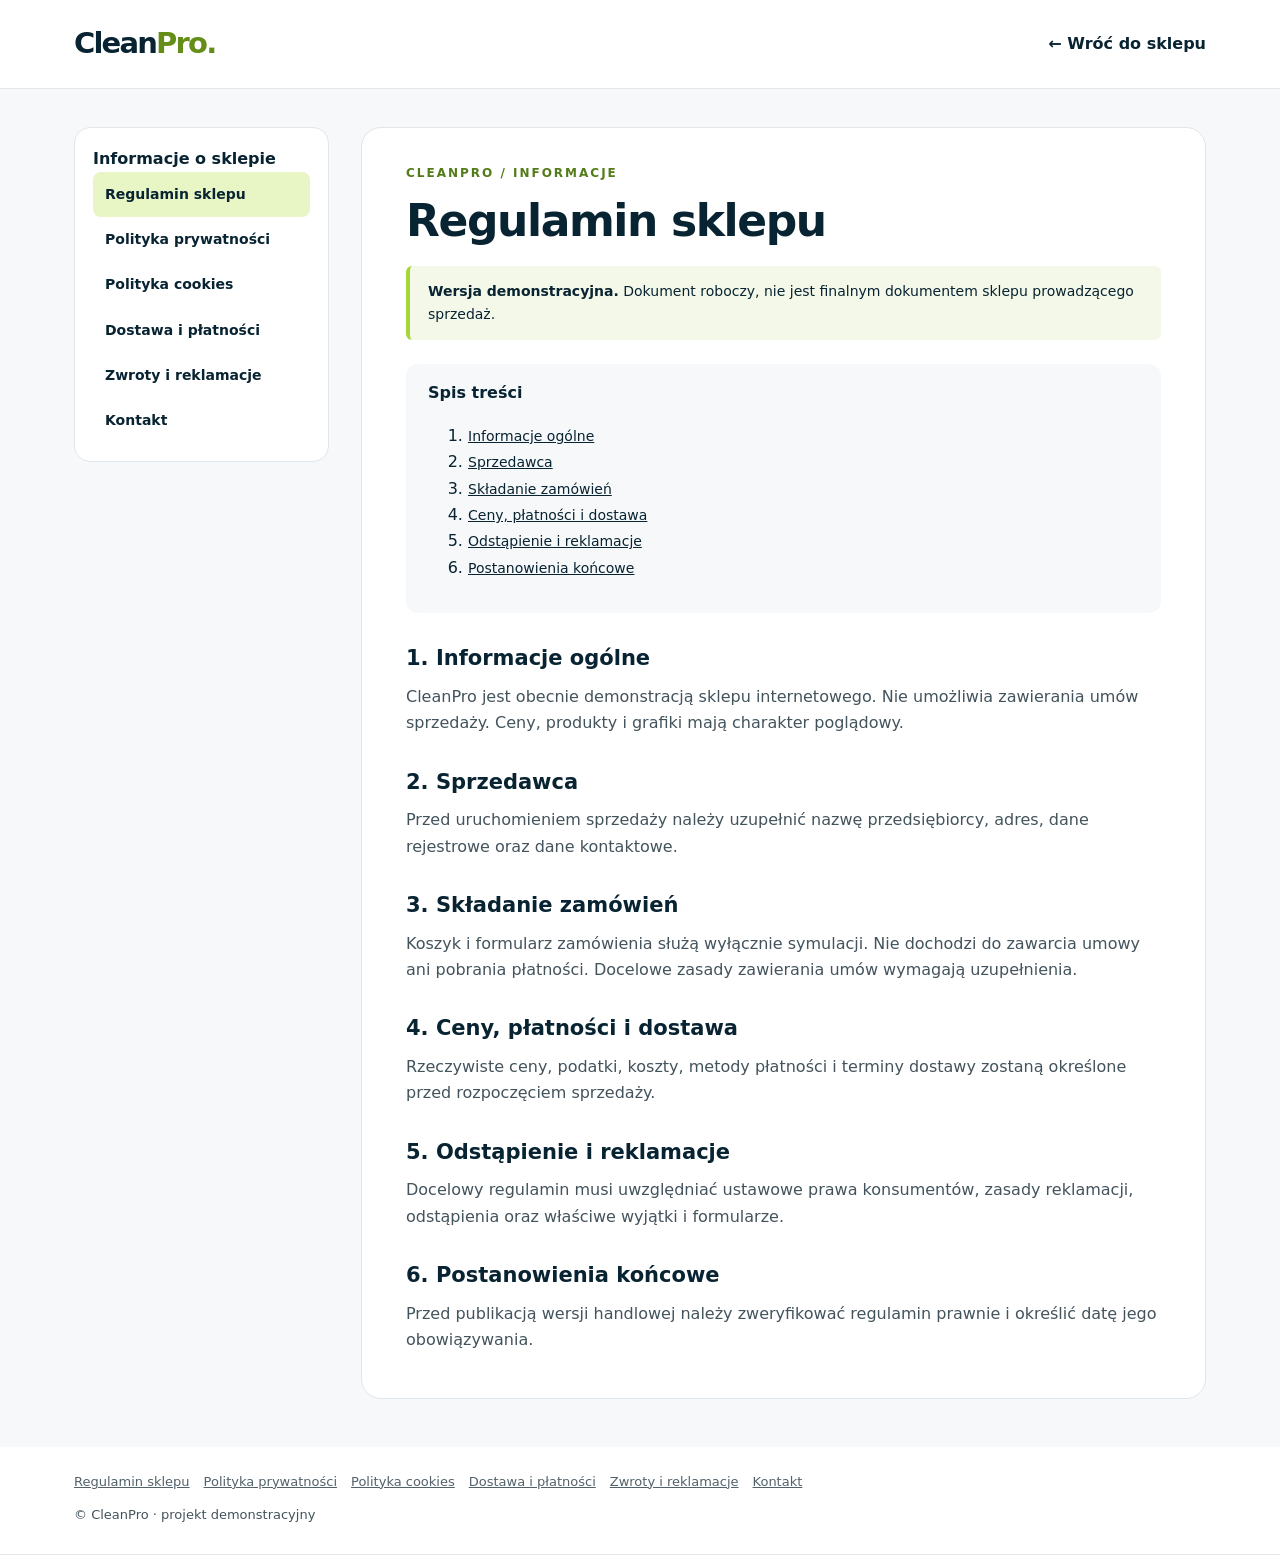
<file: regulamin.html>
<!doctype html><html lang="pl"><head><meta charset="utf-8"><meta name="viewport" content="width=device-width,initial-scale=1"><meta name="robots" content="noindex,nofollow"><title>Regulamin sklepu | CleanPro</title><link rel="stylesheet" href="/cleanpro-legal-v1.css"></head><body><header><div class="bar"><a class="logo" href="/">Clean<span>Pro.</span></a><a class="back" href="/">← Wróć do sklepu</a></div></header><div class="layout"><aside><strong>Informacje o sklepie</strong><nav aria-label="Podstrony informacyjne"><a href="/regulamin.html" aria-current="page">Regulamin sklepu</a><a href="/polityka-prywatnosci.html">Polityka prywatności</a><a href="/cookies.html">Polityka cookies</a><a href="/dostawa-i-platnosci.html">Dostawa i płatności</a><a href="/zwroty-i-reklamacje.html">Zwroty i reklamacje</a><a href="/kontakt.html">Kontakt</a></nav></aside><main><div class="eyebrow">CLEANPRO / INFORMACJE</div><h1>Regulamin sklepu</h1><div class="notice"><strong>Wersja demonstracyjna.</strong> Dokument roboczy, nie jest finalnym dokumentem sklepu prowadzącego sprzedaż.</div><div class="toc"><strong>Spis treści</strong><ol><li><a href="#s1">Informacje ogólne</a></li><li><a href="#s2">Sprzedawca</a></li><li><a href="#s3">Składanie zamówień</a></li><li><a href="#s4">Ceny, płatności i dostawa</a></li><li><a href="#s5">Odstąpienie i reklamacje</a></li><li><a href="#s6">Postanowienia końcowe</a></li></ol></div><section id="s1"><h2>1. Informacje ogólne</h2><p>CleanPro jest obecnie demonstracją sklepu internetowego. Nie umożliwia zawierania umów sprzedaży. Ceny, produkty i grafiki mają charakter poglądowy.</p></section><section id="s2"><h2>2. Sprzedawca</h2><p>Przed uruchomieniem sprzedaży należy uzupełnić nazwę przedsiębiorcy, adres, dane rejestrowe oraz dane kontaktowe.</p></section><section id="s3"><h2>3. Składanie zamówień</h2><p>Koszyk i formularz zamówienia służą wyłącznie symulacji. Nie dochodzi do zawarcia umowy ani pobrania płatności. Docelowe zasady zawierania umów wymagają uzupełnienia.</p></section><section id="s4"><h2>4. Ceny, płatności i dostawa</h2><p>Rzeczywiste ceny, podatki, koszty, metody płatności i terminy dostawy zostaną określone przed rozpoczęciem sprzedaży.</p></section><section id="s5"><h2>5. Odstąpienie i reklamacje</h2><p>Docelowy regulamin musi uwzględniać ustawowe prawa konsumentów, zasady reklamacji, odstąpienia oraz właściwe wyjątki i formularze.</p></section><section id="s6"><h2>6. Postanowienia końcowe</h2><p>Przed publikacją wersji handlowej należy zweryfikować regulamin prawnie i określić datę jego obowiązywania.</p></section></main></div><footer><div class="foot"><a href="/regulamin.html" aria-current="page">Regulamin sklepu</a><a href="/polityka-prywatnosci.html">Polityka prywatności</a><a href="/cookies.html">Polityka cookies</a><a href="/dostawa-i-platnosci.html">Dostawa i płatności</a><a href="/zwroty-i-reklamacje.html">Zwroty i reklamacje</a><a href="/kontakt.html">Kontakt</a><p>© CleanPro · projekt demonstracyjny</p></div></footer></body></html>
</file>
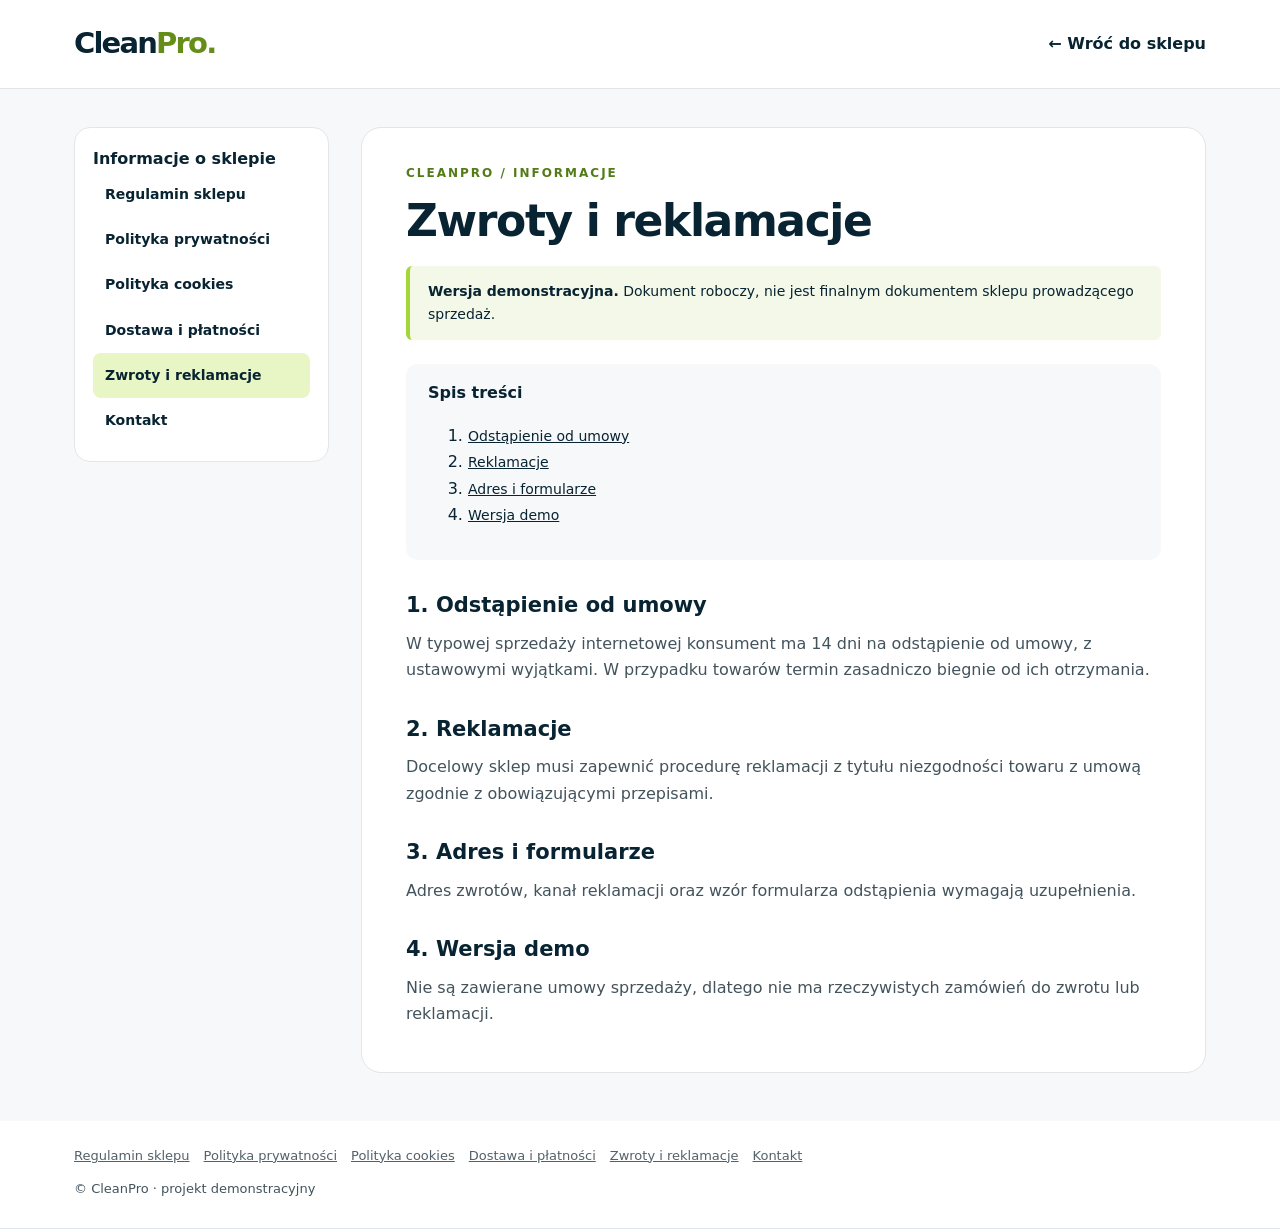
<file: zwroty-i-reklamacje.html>
<!doctype html><html lang="pl"><head><meta charset="utf-8"><meta name="viewport" content="width=device-width,initial-scale=1"><meta name="robots" content="noindex,nofollow"><title>Zwroty i reklamacje | CleanPro</title><link rel="stylesheet" href="/cleanpro-legal-v1.css"></head><body><header><div class="bar"><a class="logo" href="/">Clean<span>Pro.</span></a><a class="back" href="/">← Wróć do sklepu</a></div></header><div class="layout"><aside><strong>Informacje o sklepie</strong><nav aria-label="Podstrony informacyjne"><a href="/regulamin.html">Regulamin sklepu</a><a href="/polityka-prywatnosci.html">Polityka prywatności</a><a href="/cookies.html">Polityka cookies</a><a href="/dostawa-i-platnosci.html">Dostawa i płatności</a><a href="/zwroty-i-reklamacje.html" aria-current="page">Zwroty i reklamacje</a><a href="/kontakt.html">Kontakt</a></nav></aside><main><div class="eyebrow">CLEANPRO / INFORMACJE</div><h1>Zwroty i reklamacje</h1><div class="notice"><strong>Wersja demonstracyjna.</strong> Dokument roboczy, nie jest finalnym dokumentem sklepu prowadzącego sprzedaż.</div><div class="toc"><strong>Spis treści</strong><ol><li><a href="#s1">Odstąpienie od umowy</a></li><li><a href="#s2">Reklamacje</a></li><li><a href="#s3">Adres i formularze</a></li><li><a href="#s4">Wersja demo</a></li></ol></div><section id="s1"><h2>1. Odstąpienie od umowy</h2><p>W typowej sprzedaży internetowej konsument ma 14 dni na odstąpienie od umowy, z ustawowymi wyjątkami. W przypadku towarów termin zasadniczo biegnie od ich otrzymania.</p></section><section id="s2"><h2>2. Reklamacje</h2><p>Docelowy sklep musi zapewnić procedurę reklamacji z tytułu niezgodności towaru z umową zgodnie z obowiązującymi przepisami.</p></section><section id="s3"><h2>3. Adres i formularze</h2><p>Adres zwrotów, kanał reklamacji oraz wzór formularza odstąpienia wymagają uzupełnienia.</p></section><section id="s4"><h2>4. Wersja demo</h2><p>Nie są zawierane umowy sprzedaży, dlatego nie ma rzeczywistych zamówień do zwrotu lub reklamacji.</p></section></main></div><footer><div class="foot"><a href="/regulamin.html">Regulamin sklepu</a><a href="/polityka-prywatnosci.html">Polityka prywatności</a><a href="/cookies.html">Polityka cookies</a><a href="/dostawa-i-platnosci.html">Dostawa i płatności</a><a href="/zwroty-i-reklamacje.html" aria-current="page">Zwroty i reklamacje</a><a href="/kontakt.html">Kontakt</a><p>© CleanPro · projekt demonstracyjny</p></div></footer></body></html>
</file>
<file: cleanpro-legal-v1.css>
*{box-sizing:border-box}body{margin:0;background:#f6f8fa;color:#082331;font:16px/1.65 system-ui,sans-serif}a{color:inherit}header,footer{background:#fff;border-bottom:1px solid #e0e6e9}.bar,.layout,.foot{max-width:1180px;margin:auto;padding:20px 24px}.bar{display:flex;align-items:center;justify-content:space-between;gap:15px}.logo{font-size:29px;font-weight:900;letter-spacing:-1.8px;text-decoration:none}.logo span{color:#648e17}.back{font-weight:700;text-decoration:none}.layout{display:grid;grid-template-columns:255px minmax(0,1fr);gap:32px;padding-top:38px;padding-bottom:48px}aside{align-self:start;position:sticky;top:20px;background:white;border:1px solid #e0e6e9;border-radius:16px;padding:18px}nav a{display:block;padding:11px 12px;border-radius:8px;text-decoration:none;font-size:14px;font-weight:650}nav a[aria-current]{background:#e8f5c5;color:#082331}main{background:white;border:1px solid #e0e6e9;border-radius:20px;padding:36px 44px}h1{font-size:clamp(28px,4vw,44px);line-height:1.15;letter-spacing:-1.4px;margin:12px 0 20px}h2{font-size:21px;margin:28px 0 8px}p{margin:8px 0;color:#43535c}.notice{border-left:4px solid #a4d637;background:#f4f8e9;padding:14px 18px;font-size:14px;border-radius:6px}.eyebrow{font-size:12px;letter-spacing:2px;font-weight:800;color:#537b18}.toc{padding:16px 22px;background:#f6f8fa;border-radius:12px;margin:24px 0}.toc a{font-size:14px}.foot{font-size:13px;color:#52616a}.foot a{display:inline-block;margin:4px 14px 4px 0}a:focus-visible{outline:3px solid #85b926;outline-offset:3px}@media(max-width:750px){.layout{display:block;padding:16px 12px 30px}aside{position:static;margin-bottom:14px;padding:12px}nav{display:grid;grid-template-columns:1fr 1fr}nav a{padding:8px;font-size:12px}main{padding:22px 18px}.bar{padding:14px 16px}.back{font-size:13px}h2{font-size:19px}}
</file>
